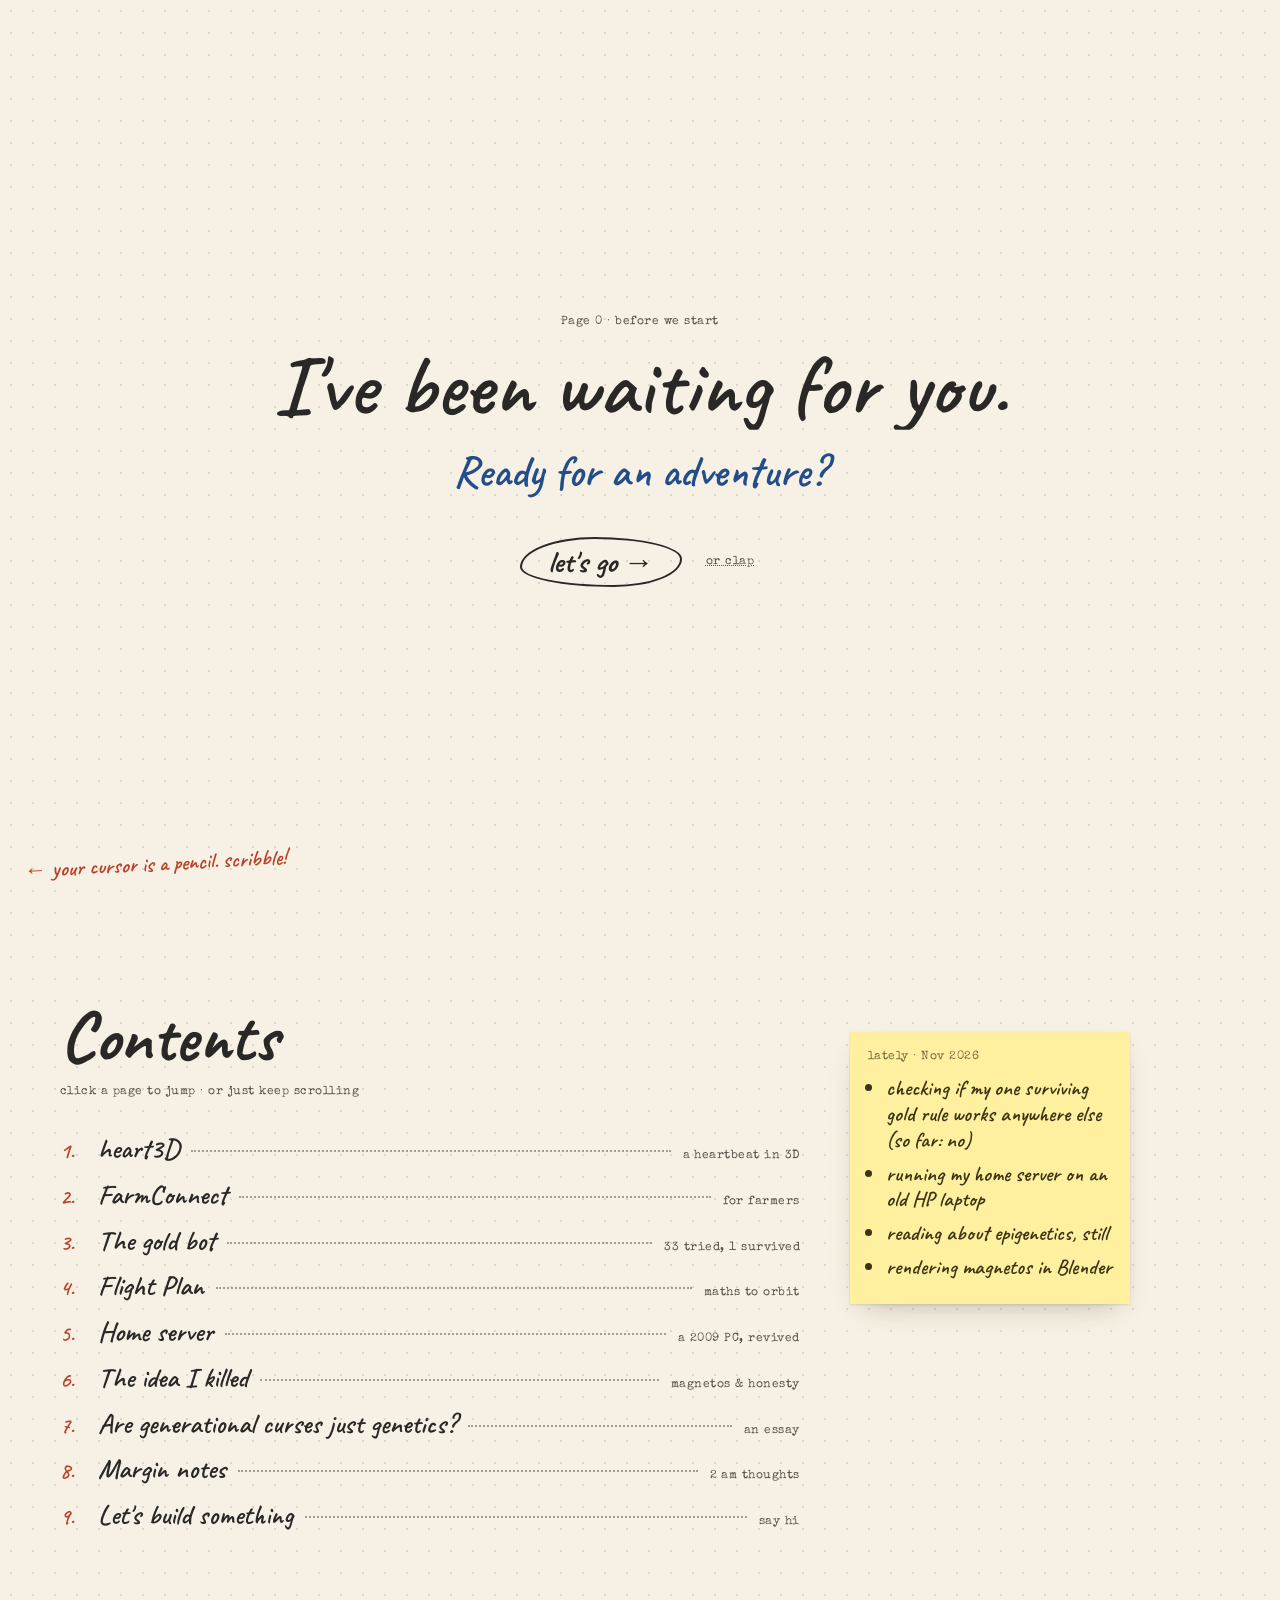
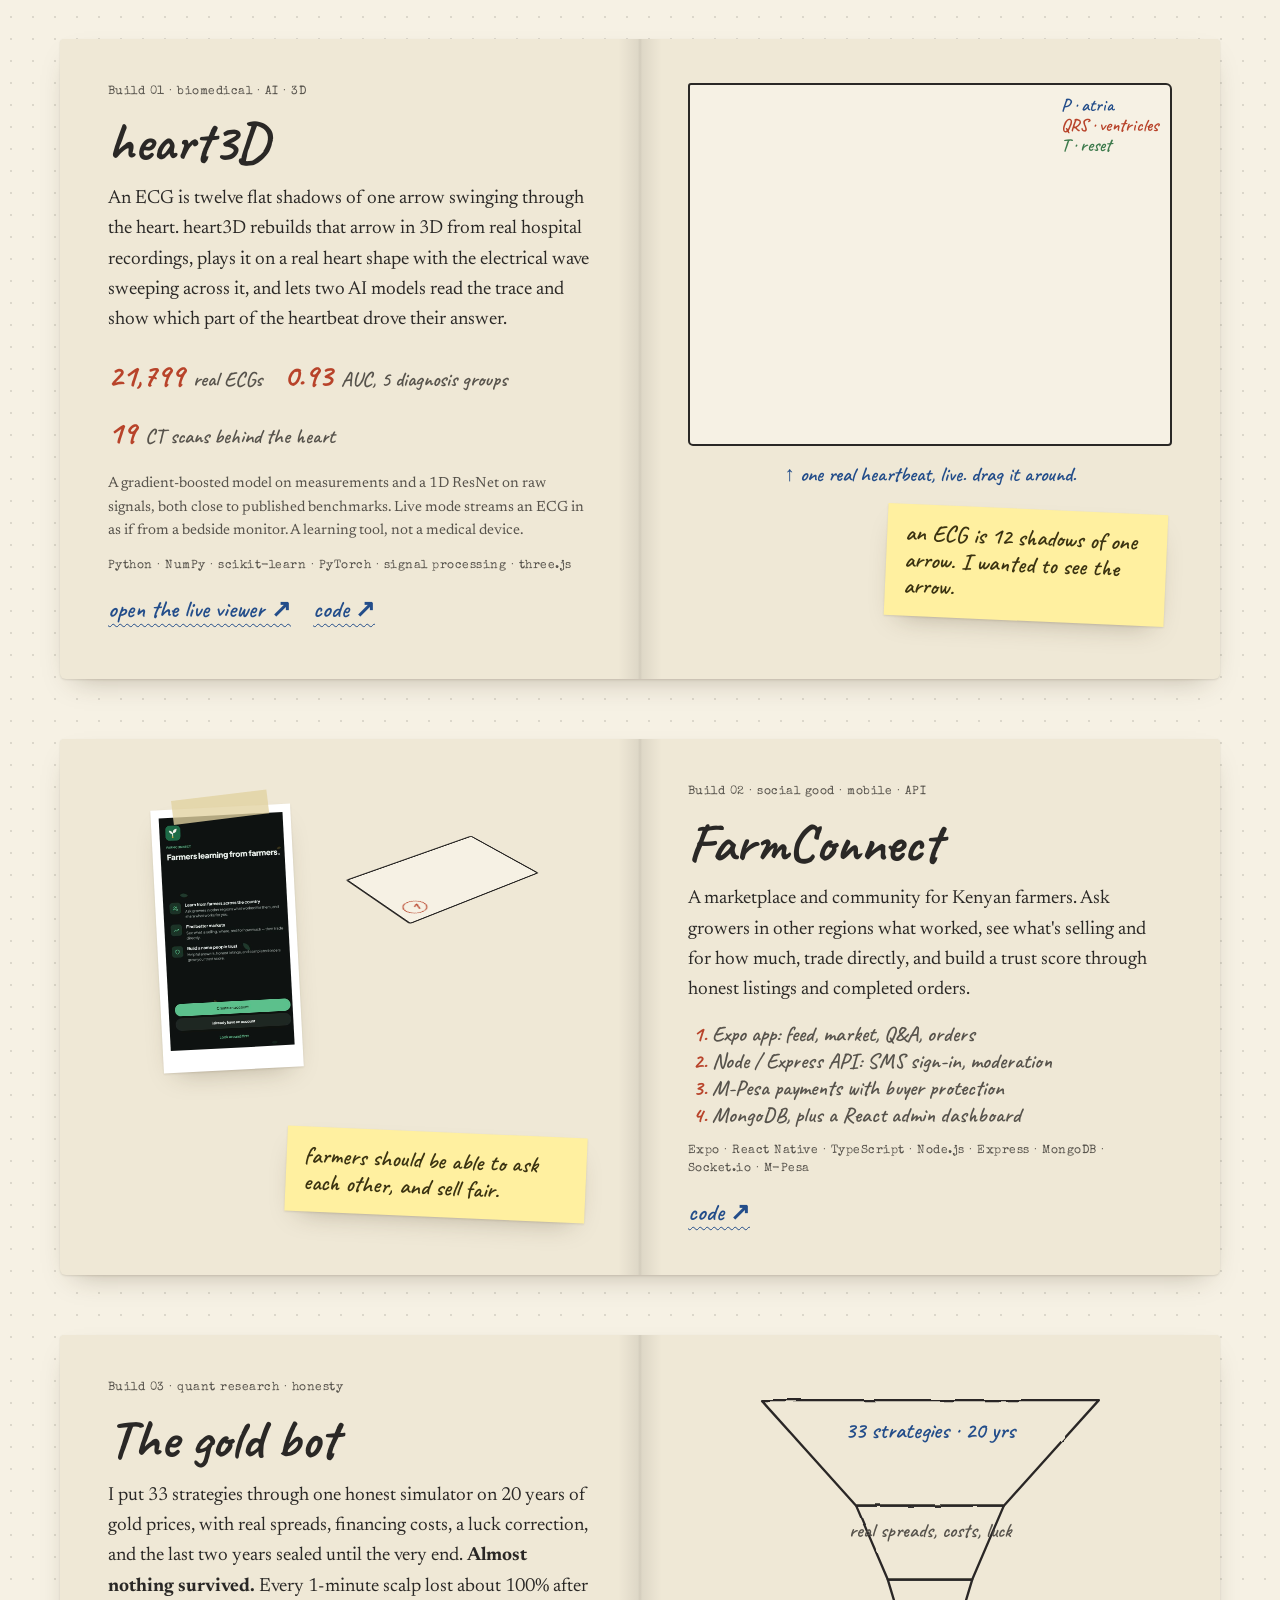
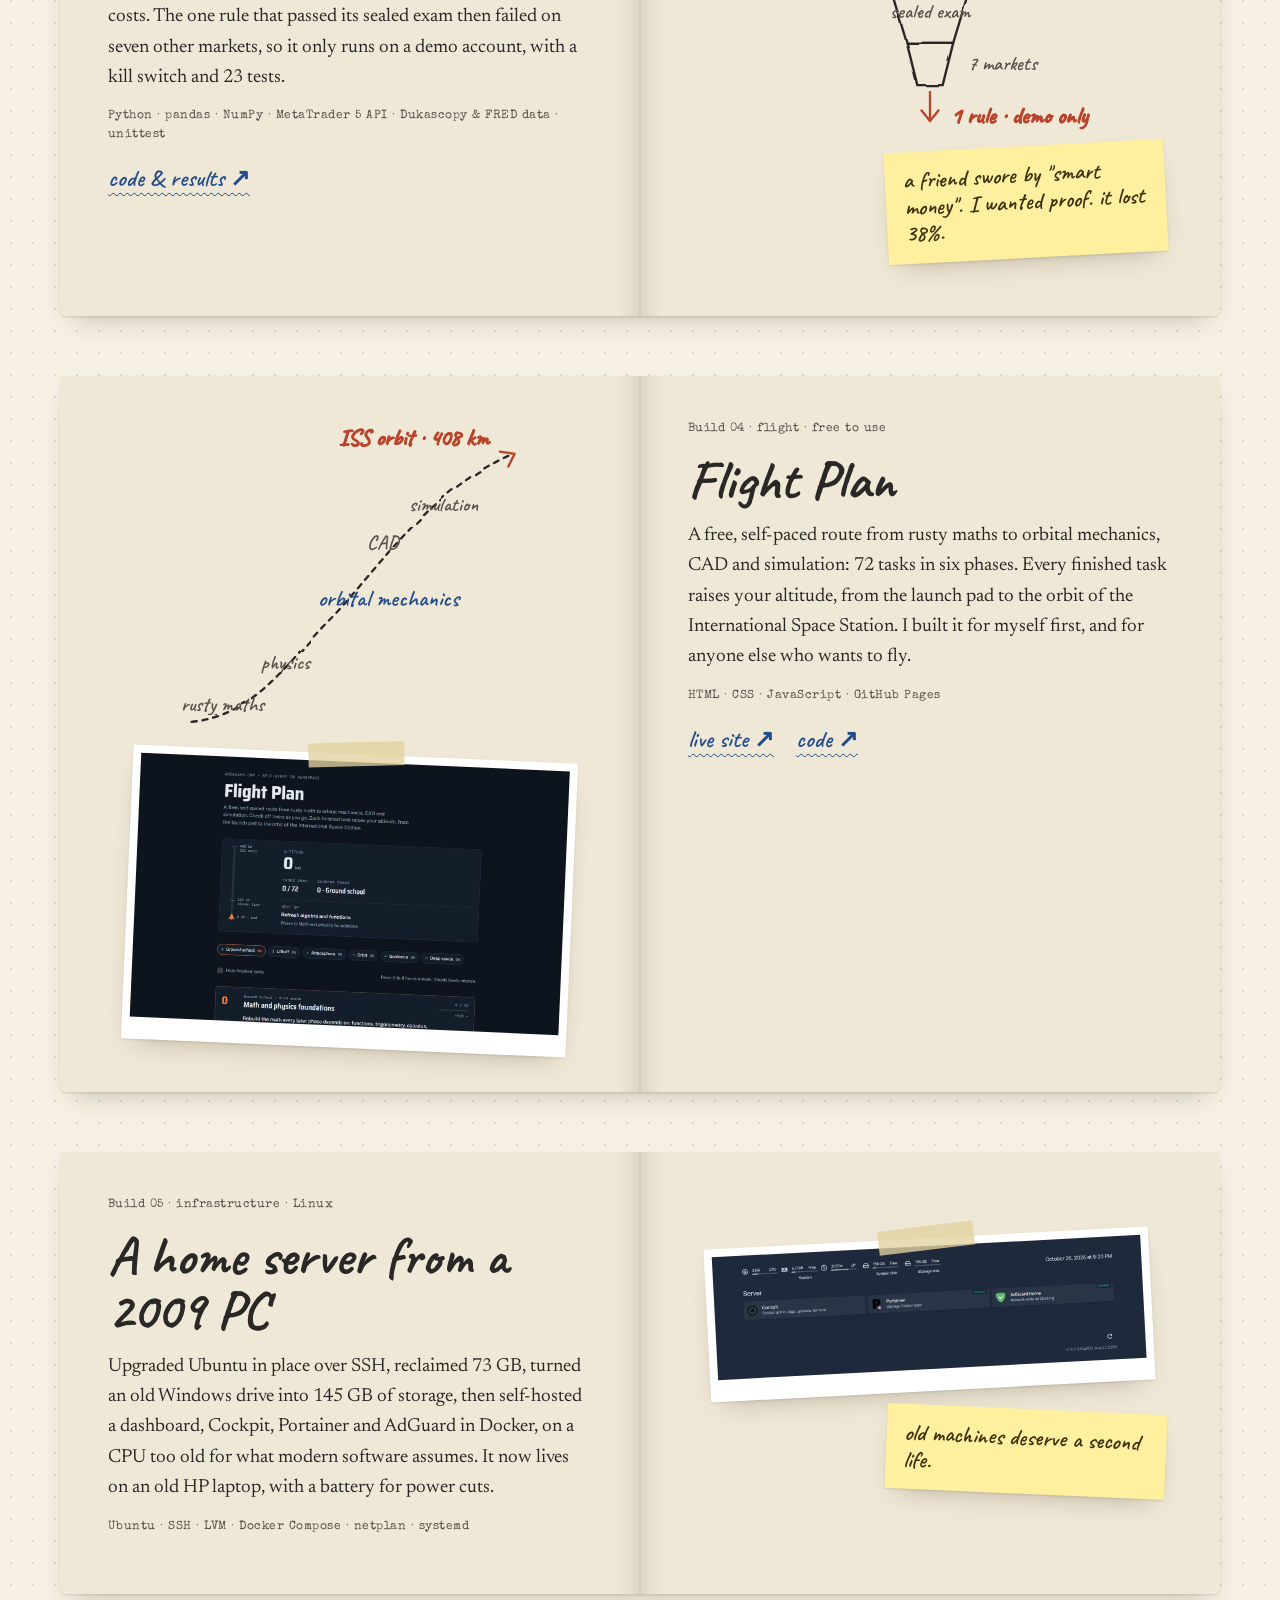
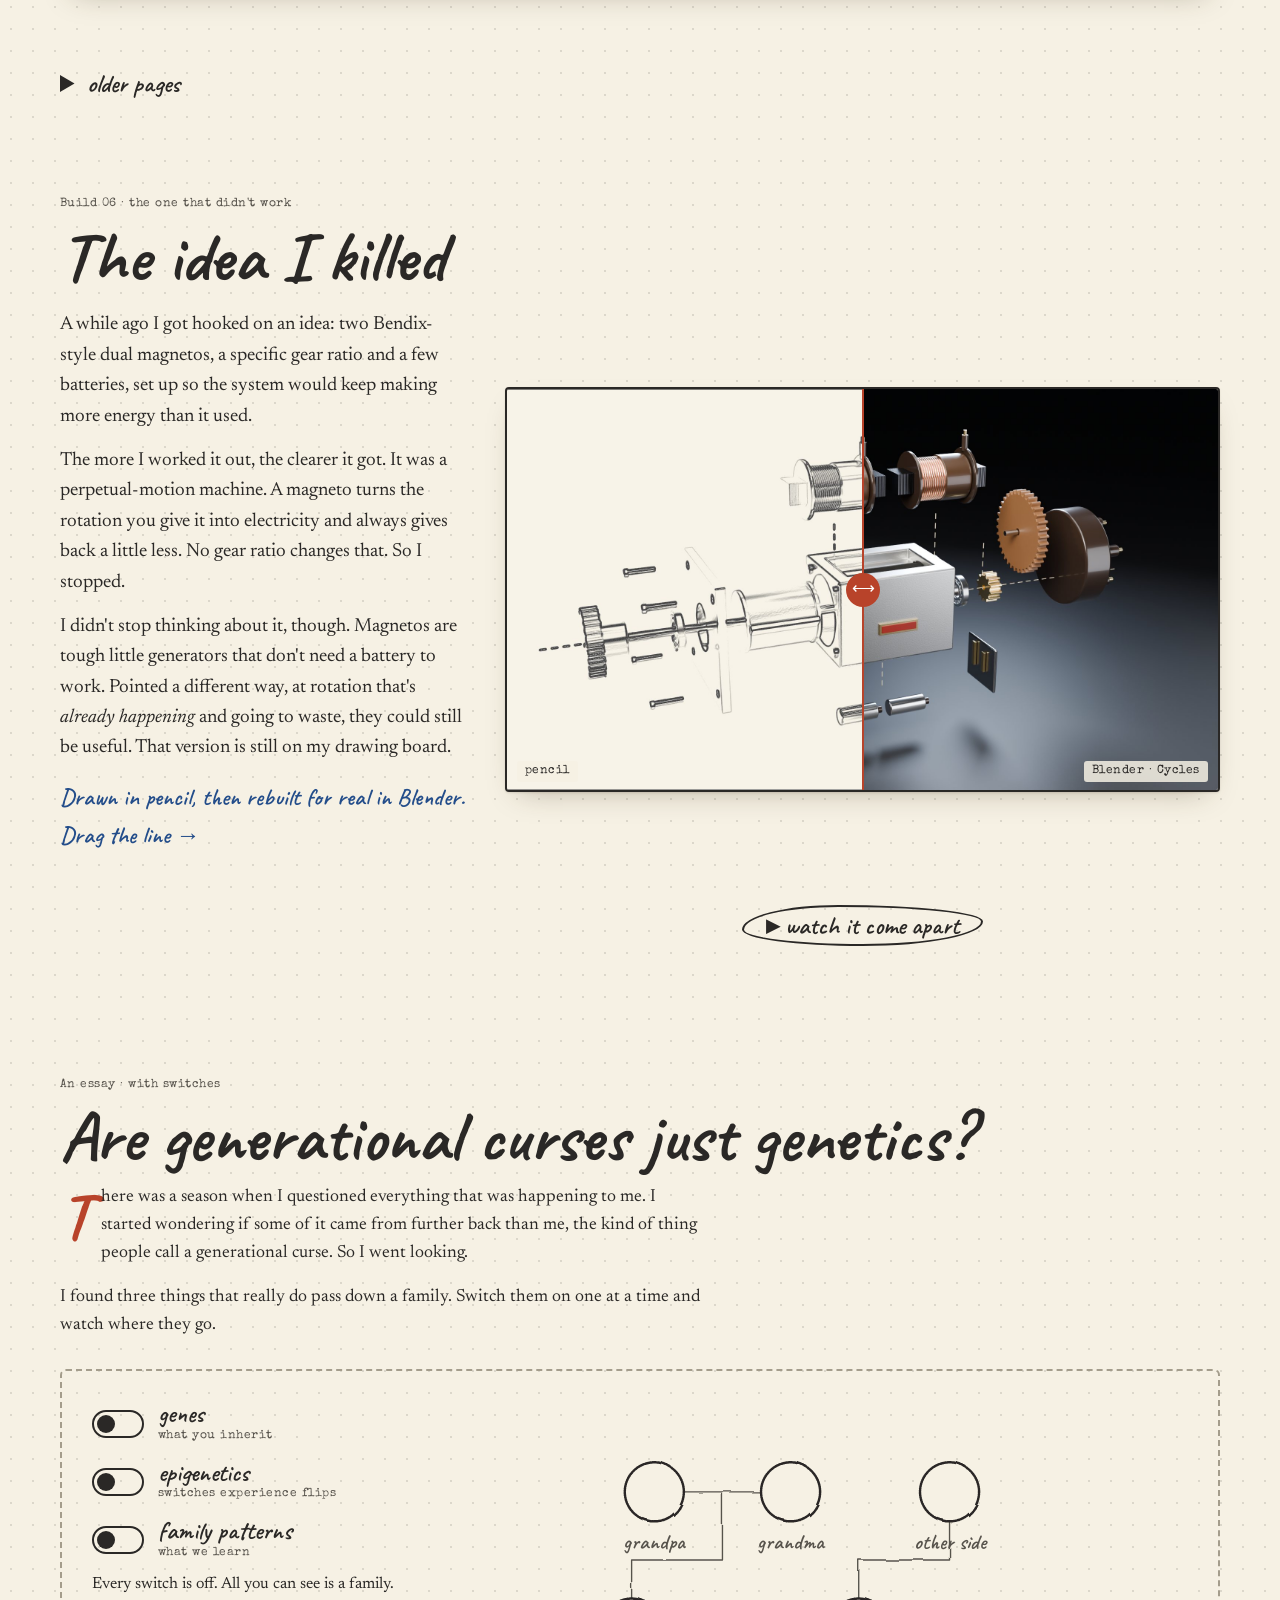
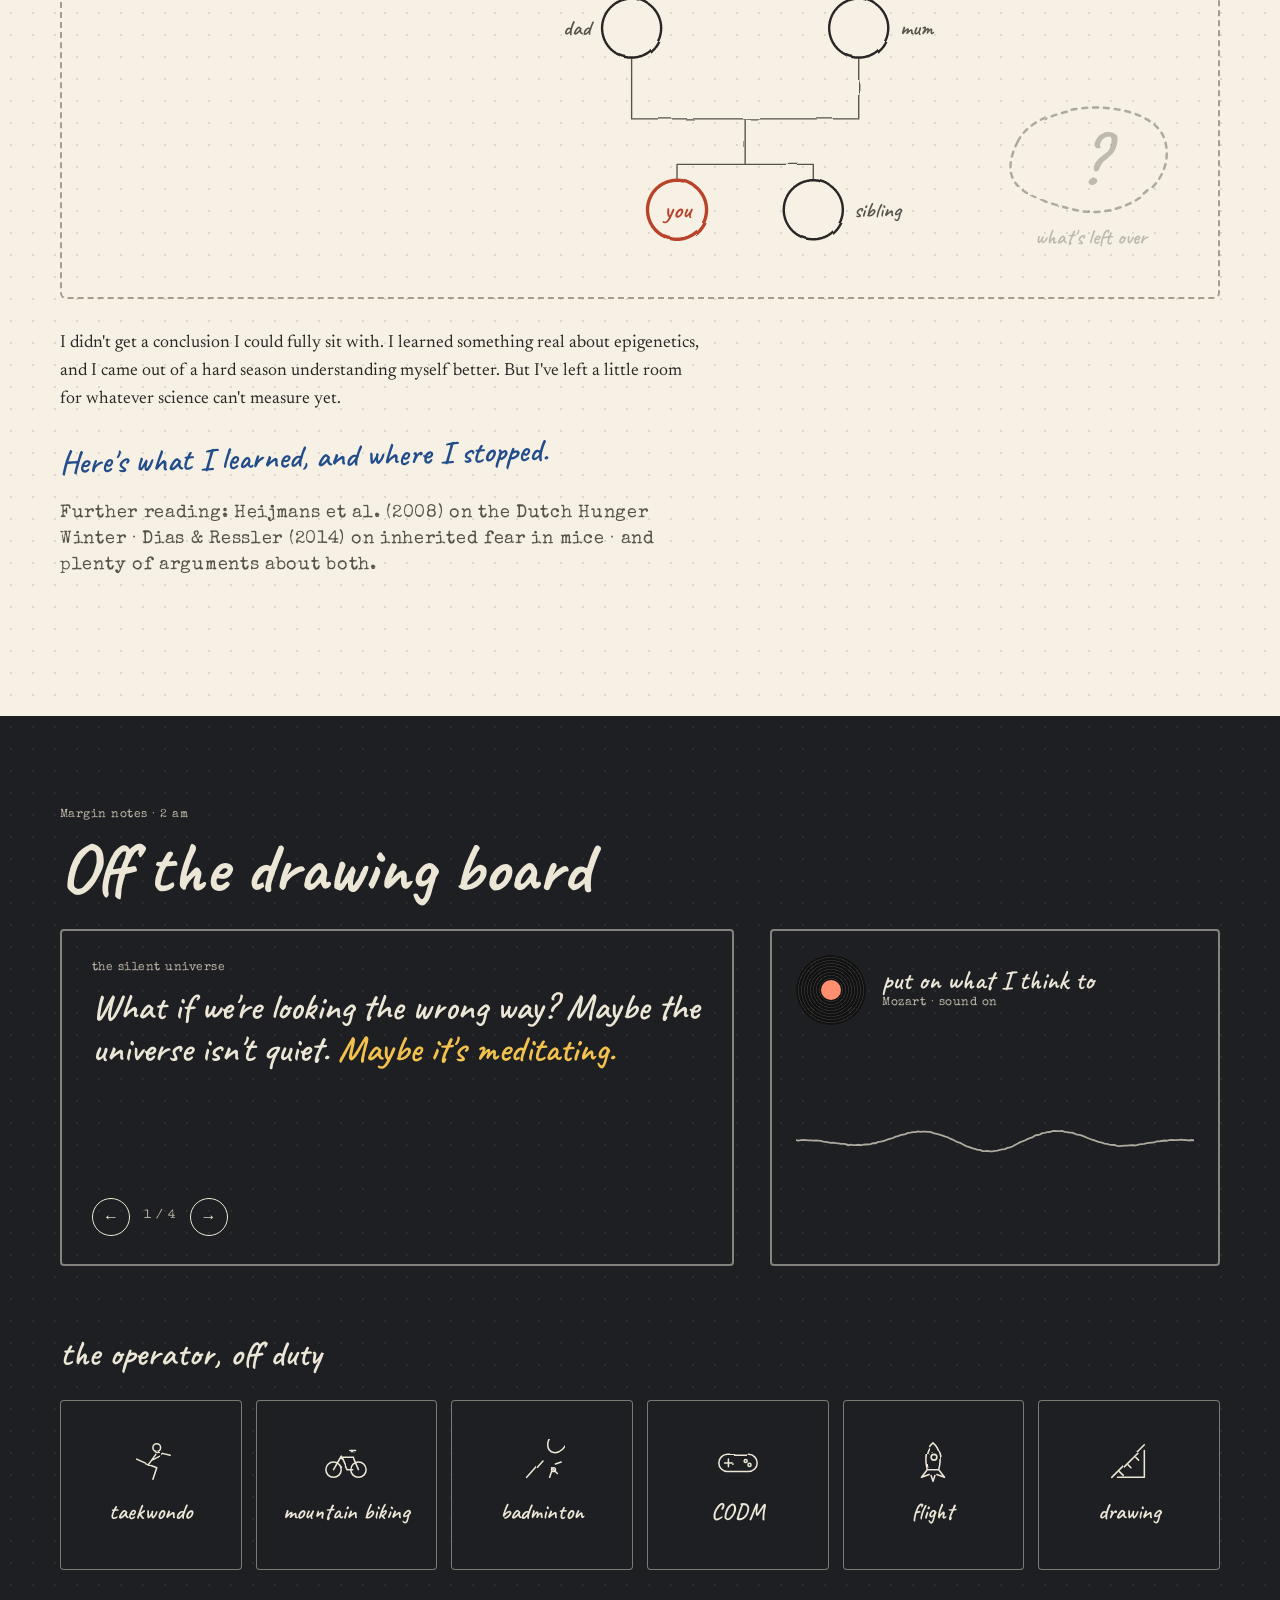
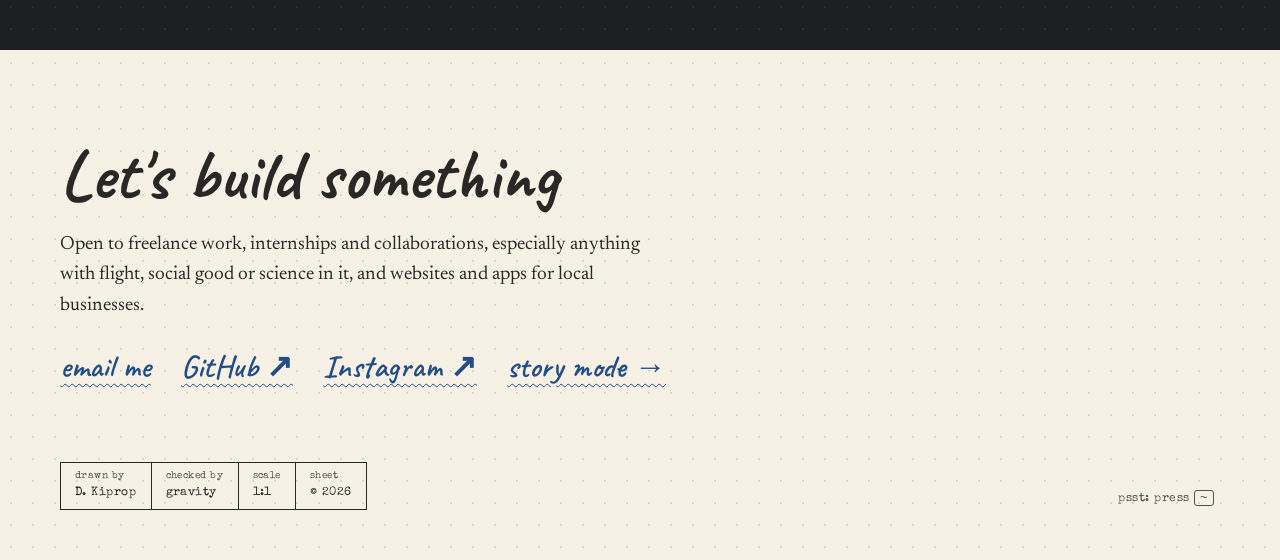
<file: index.html>
<!DOCTYPE html>
<html lang="en">
<head>
  <meta charset="UTF-8">
  <meta name="viewport" content="width=device-width, initial-scale=1">
  <title>Deogracious Kiprop · Sketchbook</title>
  <meta name="description" content="The sketchbook of Deogracious Kiprop, a CS student in Nairobi who draws things before building them: a 3D heart from hospital ECGs, a marketplace for Kenyan farmers, an honestly tested trading bot, a route to orbit, an idea that got killed, and a question about generational curses.">
  <link rel="canonical" href="https://deogracious.ardesams.com/">
  <meta property="og:type" content="website">
  <meta property="og:url" content="https://deogracious.ardesams.com/">
  <meta property="og:title" content="Deogracious Kiprop · Sketchbook">
  <meta property="og:description" content="I sketch it in the air, take it apart in my head, then build it for real.">
  <meta property="og:image" content="https://deogracious.ardesams.com/img/magneto-sketch.jpg">
  <meta name="twitter:card" content="summary_large_image">
  <meta name="theme-color" content="#f6f1e4">
  <link rel="icon" href="data:image/svg+xml,<svg xmlns='http://www.w3.org/2000/svg' viewBox='0 0 64 64'><rect width='64' height='64' rx='10' fill='%23f6f1e4'/><path d='M32 7c9 8 11 21 8 33H24c-3-12-1-25 8-33zM24 40l-8 11 10-4M40 40l8 11-10-4' fill='none' stroke='%232a2826' stroke-width='3' stroke-linejoin='round' stroke-linecap='round'/><path d='M28 50l4 8 4-8' fill='none' stroke='%23b8432a' stroke-width='3' stroke-linecap='round'/></svg>">
  <script>
    try { var t = localStorage.getItem("page"); if (t) document.documentElement.dataset.page = t; } catch (e) {}
    document.documentElement.classList.add("js");
  </script>
  <link rel="preconnect" href="https://fonts.googleapis.com">
  <link rel="preconnect" href="https://fonts.gstatic.com" crossorigin>
  <link href="https://fonts.googleapis.com/css2?family=Caveat:wght@500;700&family=Newsreader:ital,opsz,wght@0,6..72,400;0,6..72,500;1,6..72,400&family=Special+Elite&display=swap" rel="stylesheet">
  <link rel="stylesheet" href="style.css">
</head>
<body>
  <a class="skip" href="#contents">Skip to contents</a>

  <!-- The pencil: a wobble filter for anything hand-drawn -->
  <svg width="0" height="0" style="position:absolute" aria-hidden="true">
    <filter id="pencil"><feTurbulence type="fractalNoise" baseFrequency="0.035" numOctaves="2" seed="4"/><feDisplacementMap in="SourceGraphic" scale="2.4"/></filter>
  </svg>
  <canvas id="graphite" aria-hidden="true"></canvas>

  <!-- PAGE 0: the welcome -->
  <div class="welcome" id="welcome" aria-hidden="true">
    <canvas id="scribble"></canvas>
    <div class="welcome-inner">
      <p class="type">Page 0 · before we start</p>
      <p class="hand big write" style="--d:.3s">I've been waiting for you.</p>
      <p class="hand mid ink write" style="--d:1.5s">Ready for an adventure?</p>
      <div class="welcome-go">
        <button type="button" class="go" id="go">let's go →</button>
        <button type="button" class="type clap" id="clap">or clap</button>
      </div>
    </div>
    <p class="hand note-arrow">← your cursor is a pencil. scribble!</p>
  </div>

  <header class="top">
    <div class="wrap top-inner">
      <a class="brand hand" href="#top">Deo's sketchbook</a>
      <nav aria-label="Main">
        <a href="#contents">contents</a>
        <a href="#builds">builds</a>
        <a href="#curses">essay</a>
        <a href="#contact">say hi</a>
      </nav>
      <button class="lamp" type="button" aria-label="Switch between day page and night page">
        <svg viewBox="0 0 24 24" aria-hidden="true"><path d="M9 18h6M10 21h4M12 3a6 6 0 0 0-4 10.5c.8.8 1 1.5 1 2.5h6c0-1 .2-1.7 1-2.5A6 6 0 0 0 12 3z"/></svg>
        <span class="type">night page</span>
      </button>
    </div>
  </header>

  <main id="top">
    <!-- PAGE 1: Fig. 1 -->
    <section class="hero wrap" aria-labelledby="hero-title">
      <div class="hero-copy">
        <p class="type">Fig. 1 · Exploded view of D. Kiprop · Nairobi, Kenya</p>
        <h1 class="hand" id="hero-title">Deogracious Kiprop</h1>
        <p class="statement">I sketch it in the air, take it apart in my head, <em>then build it for real.</em></p>
        <p class="lede">I study computer science at the University of Nairobi, but I think in drawings. I build things for problems that matter (hearts, farms, money, flight), I test my ideas honestly, and sometimes I keep thinking long after the code is done.</p>
        <p class="hand aside ink">CS @ UoN · aiming for orbit ↗</p>
      </div>

      <figure class="rocket" id="rocket" aria-label="A pencil drawing of a rocket in exploded view. Each part is labelled with one side of me.">
        <svg viewBox="-50 0 490 660" class="drawn">
          <path class="axis" pathLength="1" d="M190 0V660"/>
          <g class="part" style="--off:-78">
            <path pathLength="1" d="M190 74c26 22 34 66 30 112h-60c-4-46 4-90 30-112z"/>
            <path pathLength="1" class="hatch" d="M170 160l14-30M176 176l20-42M192 182l18-38"/>
            <g class="label"><path pathLength="1" class="lead" d="M222 128c30-6 54-8 84-6"/><text x="312" y="118">A · ambition</text><text x="312" y="140" class="sub">always aimed up</text></g>
          </g>
          <g class="part" style="--off:-44">
            <path pathLength="1" d="M160 188h60v62h-60z"/>
            <path pathLength="1" d="M176 206h28v26h-28z"/>
            <g class="label"><path pathLength="1" class="lead" d="M222 218h84"/><text x="312" y="212">B · social good</text><text x="312" y="234" class="sub">what it's all for</text></g>
          </g>
          <g class="part" style="--off:-14">
            <path pathLength="1" d="M160 252h60v40h-60z"/>
            <path pathLength="1" class="hatch" d="M168 262h12v8h-12zM186 270h14v10h-14zM204 260h8v14h-8z"/>
            <g class="label"><path pathLength="1" class="lead" d="M158 272c-30 0-56 2-80 6"/><text x="72" y="268" text-anchor="end">C · computer</text><text x="72" y="290" text-anchor="end">science</text></g>
          </g>
          <g class="part" style="--off:16">
            <path pathLength="1" d="M160 294h60v140h-60z"/>
            <path pathLength="1" class="thin" d="M160 330h60M160 366h60M160 402h60"/>
            <g class="label"><path pathLength="1" class="lead" d="M222 352h84"/><text x="312" y="340">D · fuel</text><text x="312" y="362" class="sub">music, poetry,</text><text x="312" y="382" class="sub">deep philosophy</text></g>
          </g>
          <g class="part" style="--off:48">
            <path pathLength="1" d="M160 380l-40 70 40-14zM220 380l40 70-40-14z"/>
            <g class="label"><path pathLength="1" class="lead" d="M262 440c20 4 32 6 44 6"/><text x="312" y="440">E · black belt</text><text x="312" y="462" class="sub">stability</text></g>
          </g>
          <g class="part" style="--off:82">
            <path pathLength="1" class="red" d="M172 436h36l-6 14 14 34h-52l14-34z"/>
            <g class="flame"><path pathLength="1" class="red" d="M172 488c4 30 12 50 18 74 6-24 14-44 18-74"/><path pathLength="1" class="red thin" d="M182 492c2 18 5 30 8 44 3-14 6-26 8-44"/></g>
            <g class="label"><path pathLength="1" class="lead" d="M166 470c-30 6-56 12-84 24"/><text x="76" y="494" text-anchor="end">F · builder</text><text x="76" y="516" text-anchor="end" class="sub">I make the thing</text></g>
          </g>
        </svg>
        <figcaption class="type">scroll and it comes together · then it flies</figcaption>
      </figure>
    </section>

    <!-- PAGE 2: contents -->
    <section id="contents" class="wrap page contents" aria-labelledby="contents-title">
      <h2 class="hand" id="contents-title">Contents</h2>
      <p class="type">click a page to jump · or just keep scrolling</p>
      <ol class="toc">
        <li><a href="#heart3d"><span class="hand">heart3D</span><i></i><span class="type">a heartbeat in 3D</span></a></li>
        <li><a href="#farm"><span class="hand">FarmConnect</span><i></i><span class="type">for farmers</span></a></li>
        <li><a href="#gold"><span class="hand">The gold bot</span><i></i><span class="type">33 tried, 1 survived</span></a></li>
        <li><a href="#flight"><span class="hand">Flight Plan</span><i></i><span class="type">maths to orbit</span></a></li>
        <li><a href="#server"><span class="hand">Home server</span><i></i><span class="type">a 2009 PC, revived</span></a></li>
        <li><a href="#killed"><span class="hand">The idea I killed</span><i></i><span class="type">magnetos &amp; honesty</span></a></li>
        <li><a href="#curses"><span class="hand">Are generational curses just genetics?</span><i></i><span class="type">an essay</span></a></li>
        <li><a href="#deep"><span class="hand">Margin notes</span><i></i><span class="type">2 am thoughts</span></a></li>
        <li><a href="#contact"><span class="hand">Let's build something</span><i></i><span class="type">say hi</span></a></li>
      </ol>
      <aside class="sticky now" aria-labelledby="now-title">
        <p class="type" id="now-title">lately · Nov 2026</p>
        <ul class="hand">
          <li>checking if my one surviving gold rule works anywhere else (so far: no)</li>
          <li>running my home server on an old HP laptop</li>
          <li>reading about epigenetics, still</li>
          <li>rendering magnetos in Blender</li>
        </ul>
      </aside>
    </section>

    <!-- BUILDS -->
    <div id="builds">
      <!-- heart3D -->
      <article class="spread reveal" id="heart3d" aria-labelledby="p-heart3d">
        <div class="leaf">
          <p class="type">Build 01 · biomedical · AI · 3D</p>
          <h3 class="hand" id="p-heart3d">heart3D</h3>
          <p>An ECG is twelve flat shadows of one arrow swinging through the heart. heart3D rebuilds that arrow in 3D from real hospital recordings, plays it on a real heart shape with the electrical wave sweeping across it, and lets two AI models read the trace and show which part of the heartbeat drove their answer.</p>
          <ul class="facts hand">
            <li><b>21,799</b> real ECGs</li>
            <li><b>0.93</b> AUC, 5 diagnosis groups</li>
            <li><b>19</b> CT scans behind the heart</li>
          </ul>
          <p class="small">A gradient-boosted model on measurements and a 1D ResNet on raw signals, both close to published benchmarks. Live mode streams an ECG in as if from a bedside monitor. A learning tool, not a medical device.</p>
          <p class="stack type">Python · NumPy · scikit-learn · PyTorch · signal processing · three.js</p>
          <p class="links hand"><a href="https://heart3d.ardesams.com" target="_blank" rel="noopener">open the live viewer ↗</a> <a href="https://github.com/deograciousnot/heart3D" target="_blank" rel="noopener">code ↗</a></p>
        </div>
        <div class="leaf visual">
          <figure class="frame heart-view">
            <img class="fallback" src="img/heart3d-viewer.jpg" alt="The heart3D viewer: a 3D loop of the heart's electrical vector next to the 12 ECG leads" width="1234" height="860" loading="lazy">
            <canvas id="heart" hidden aria-label="One real heartbeat's electrical vector, turning in 3D. Drag to rotate it."></canvas>
            <figcaption class="legend hand" hidden><span class="p">P · atria</span><span class="qrs">QRS · ventricles</span><span class="t">T · reset</span></figcaption>
          </figure>
          <p class="hand caption">↑ one real heartbeat, live. drag it around.</p>
          <p class="sticky tilt-r hand">an ECG is 12 shadows of one arrow. I wanted to see the arrow.</p>
        </div>
      </article>

      <!-- FarmConnect -->
      <article class="spread flip reveal" id="farm" aria-labelledby="p-farm">
        <div class="leaf">
          <p class="type">Build 02 · social good · mobile · API</p>
          <h3 class="hand" id="p-farm">FarmConnect</h3>
          <p>A marketplace and community for Kenyan farmers. Ask growers in other regions what worked, see what's selling and for how much, trade directly, and build a trust score through honest listings and completed orders.</p>
          <ol class="parts hand">
            <li>Expo app: feed, market, Q&amp;A, orders</li>
            <li>Node / Express API: SMS sign-in, moderation</li>
            <li>M-Pesa payments with buyer protection</li>
            <li>MongoDB, plus a React admin dashboard</li>
          </ol>
          <p class="stack type">Expo · React Native · TypeScript · Node.js · Express · MongoDB · Socket.io · M-Pesa</p>
          <p class="links hand"><a href="https://github.com/deograciousnot/Farm" target="_blank" rel="noopener">code ↗</a></p>
        </div>
        <div class="leaf visual">
          <figure class="taped tilt-l phone"><img src="img/farm-mobile.jpg" alt="The FarmConnect app on a phone" width="480" height="900" loading="lazy"></figure>
          <div class="explode" tabindex="0" aria-label="Exploded sketch of FarmConnect's four layers">
            <ol class="layers">
              <li style="--i:0"><b>4</b></li><li style="--i:1"><b>3</b></li><li style="--i:2"><b>2</b></li><li style="--i:3"><b>1</b></li>
            </ol>
          </div>
          <p class="sticky tilt-r hand">farmers should be able to ask each other, and sell fair.</p>
        </div>
      </article>

      <!-- Gold bot -->
      <article class="spread reveal" id="gold" aria-labelledby="p-gold">
        <div class="leaf">
          <p class="type">Build 03 · quant research · honesty</p>
          <h3 class="hand" id="p-gold">The gold bot</h3>
          <p>I put 33 strategies through one honest simulator on 20 years of gold prices, with real spreads, financing costs, a luck correction, and the last two years sealed until the very end. <strong>Almost nothing survived.</strong> Every 1-minute scalp lost about 100% after costs. The one rule that passed its sealed exam then failed on seven other markets, so it only runs on a demo account, with a kill switch and 23 tests.</p>
          <p class="stack type">Python · pandas · NumPy · MetaTrader 5 API · Dukascopy &amp; FRED data · unittest</p>
          <p class="links hand"><a href="https://github.com/deograciousnot/gold-bot" target="_blank" rel="noopener">code &amp; results ↗</a></p>
        </div>
        <div class="leaf visual">
          <svg class="drawn funnel" viewBox="0 0 360 330" role="img" aria-label="A funnel: 33 strategies in, real costs, a sealed exam, 7 other markets, 1 demo-only rule out">
            <path pathLength="1" d="M20 20h320L250 120H110z"/><path pathLength="1" d="M110 120h140l-30 70h-80z"/><path pathLength="1" d="M140 190h80l-18 60h-44z"/><path pathLength="1" d="M158 250h44l-10 40h-24z"/>
            <path pathLength="1" class="red" d="M180 296v26M172 314l8 10 8-10"/>
            <text x="180" y="56" text-anchor="middle">33 strategies · 20 yrs</text>
            <text x="180" y="150" text-anchor="middle" class="sub">real spreads, costs, luck</text>
            <text x="180" y="226" text-anchor="middle" class="sub">sealed exam</text>
            <text x="216" y="276" class="sub">7 markets</text>
            <text x="200" y="326" class="red">1 rule · demo only</text>
          </svg>
          <p class="sticky tilt-l hand">a friend swore by "smart money". I wanted proof. it lost 38%.</p>
        </div>
      </article>

      <!-- Flight Plan -->
      <article class="spread flip reveal" id="flight" aria-labelledby="p-flight">
        <div class="leaf">
          <p class="type">Build 04 · flight · free to use</p>
          <h3 class="hand" id="p-flight">Flight Plan</h3>
          <p>A free, self-paced route from rusty maths to orbital mechanics, CAD and simulation: 72 tasks in six phases. Every finished task raises your altitude, from the launch pad to the orbit of the International Space Station. I built it for myself first, and for anyone else who wants to fly.</p>
          <p class="stack type">HTML · CSS · JavaScript · GitHub Pages</p>
          <p class="links hand"><a href="http://ardesams.com" target="_blank" rel="noopener">live site ↗</a> <a href="https://github.com/deograciousnot/flightplan" target="_blank" rel="noopener">code ↗</a></p>
        </div>
        <div class="leaf visual">
          <svg class="drawn climb" viewBox="0 0 360 300" role="img" aria-label="A dotted flight path climbing from rusty maths to ISS orbit">
            <path pathLength="1" class="thin" d="M10 290h340"/>
            <path pathLength="1" class="dash" d="M30 286C90 280 120 230 160 190S250 70 330 34"/>
            <path pathLength="1" class="red" d="M322 30l14 2-6 12"/>
            <text x="20" y="276" class="sub">rusty maths</text><text x="96" y="236" class="sub">physics</text><text x="150" y="176">orbital mechanics</text><text x="196" y="122" class="sub">CAD</text><text x="236" y="86" class="sub">simulation</text><text x="170" y="24" class="red">ISS orbit · 408 km</text>
          </svg>
          <figure class="taped tilt-r wide"><img src="img/flightplan.jpg" alt="The Flight Plan site" width="1400" height="860" loading="lazy"></figure>
        </div>
      </article>

      <!-- Home server -->
      <article class="spread reveal" id="server" aria-labelledby="p-server">
        <div class="leaf">
          <p class="type">Build 05 · infrastructure · Linux</p>
          <h3 class="hand" id="p-server">A home server from a 2009 PC</h3>
          <p>Upgraded Ubuntu in place over SSH, reclaimed 73 GB, turned an old Windows drive into 145 GB of storage, then self-hosted a dashboard, Cockpit, Portainer and AdGuard in Docker, on a CPU too old for what modern software assumes. It now lives on an old HP laptop, with a battery for power cuts.</p>
          <p class="stack type">Ubuntu · SSH · LVM · Docker Compose · netplan · systemd</p>
        </div>
        <div class="leaf visual">
          <figure class="taped tilt-l wide"><img src="img/homeserver.jpg" alt="The home server dashboard" width="1400" height="400" loading="lazy"></figure>
          <p class="sticky tilt-r hand">old machines deserve a second life.</p>
        </div>
      </article>

      <details class="earlier wrap reveal">
        <summary class="hand">older pages</summary>
        <ul>
          <li><strong>QR payment app</strong>: verified businesses generate QR codes and get paid through M-Pesa.</li>
          <li><strong>Inventory system</strong>: stock, profit and loss for an auto spare-parts shop and a barbershop.</li>
        </ul>
      </details>
    </div>

    <!-- THE IDEA I KILLED -->
    <section id="killed" class="wrap page killed reveal" aria-labelledby="killed-title">
      <p class="type">Build 06 · the one that didn't work</p>
      <h2 class="hand" id="killed-title">The idea I killed</h2>
      <div class="killed-grid">
        <div class="killed-text">
          <p>A while ago I got hooked on an idea: two Bendix-style dual magnetos, a specific gear ratio and a few batteries, set up so the system would keep making more energy than it used.</p>
          <p>The more I worked it out, the clearer it got. It was a perpetual-motion machine. A magneto turns the rotation you give it into electricity and always gives back a little less. No gear ratio changes that. So I stopped.</p>
          <p>I didn't stop thinking about it, though. Magnetos are tough little generators that don't need a battery to work. Pointed a different way, at rotation that's <em>already happening</em> and going to waste, they could still be useful. That version is still on my drawing board.</p>
          <p class="hand ink">Drawn in pencil, then rebuilt for real in Blender. Drag the line →</p>
        </div>
        <figure class="compare" id="compare" style="--x:50%">
          <img src="img/magneto-render.jpg" alt="A photorealistic exploded render of a dual magneto: copper coils, laminated cores, rotor, gears, bearings, distributor" width="1920" height="1080" loading="lazy">
          <div class="compare-sketch"><img src="img/magneto-sketch.jpg" alt="" width="1920" height="1080" loading="lazy"></div>
          <input type="range" min="0" max="100" value="50" aria-label="Wipe between the pencil sketch and the render" id="compare-range">
          <span class="compare-line" aria-hidden="true"></span>
          <figcaption class="type"><span>pencil</span><span>Blender · Cycles</span></figcaption>
        </figure>
        <div class="killed-video" id="killed-video" hidden>
          <button type="button" class="hand play-film" id="play-film">▸ watch it come apart</button>
          <video id="film" src="img/magneto-explode.mp4" preload="metadata" muted loop playsinline poster="img/magneto-render.jpg" hidden></video>
        </div>
      </div>
    </section>

    <!-- THE ESSAY -->
    <section id="curses" class="wrap page essay reveal" aria-labelledby="curses-title">
      <p class="type">An essay · with switches</p>
      <h2 class="hand" id="curses-title">Are generational curses just genetics?</h2>
      <div class="essay-intro">
        <p class="dropcap">There was a season when I questioned everything that was happening to me. I started wondering if some of it came from further back than me, the kind of thing people call a generational curse. So I went looking.</p>
        <p>I found three things that really do pass down a family. Switch them on one at a time and watch where they go.</p>
      </div>

      <div class="tree-box">
        <div class="switches" role="group" aria-label="What passes down">
          <button type="button" class="switch" data-k="genes" aria-pressed="false"><span class="knob"></span><span><b class="hand">genes</b><small class="type">what you inherit</small></span></button>
          <button type="button" class="switch" data-k="epi" aria-pressed="false"><span class="knob"></span><span><b class="hand">epigenetics</b><small class="type">switches experience flips</small></span></button>
          <button type="button" class="switch" data-k="pattern" aria-pressed="false"><span class="knob"></span><span><b class="hand">family patterns</b><small class="type">what we learn</small></span></button>
        </div>

        <svg class="drawn tree" id="tree" viewBox="0 0 620 410" role="img" aria-label="A three-generation family tree: grandparents, parents, you and a sibling, with genes, epigenetic marks and family patterns drawn on when switched on">
          <path pathLength="1" class="thin" d="M176 80h68M210 80v60H130v34M330 174v-34h80v-34M130 226v54h200v-54M230 280v40M170 320h120M170 320v14M290 320v14"/>
          <g class="node" transform="translate(150 80)"><circle r="26"/><text y="50" text-anchor="middle" class="sub">grandpa</text></g>
          <g class="node" transform="translate(270 80)"><circle r="26"/><text y="50" text-anchor="middle" class="sub">grandma</text></g>
          <g class="node" transform="translate(410 80)"><circle r="26"/><text y="50" text-anchor="middle" class="sub">other side</text></g>
          <g class="node" transform="translate(130 200)"><circle r="26"/><text x="-36" y="6" text-anchor="end" class="sub">dad</text></g>
          <g class="node" transform="translate(330 200)"><circle r="26"/><text x="36" y="6" class="sub">mum</text></g>
          <g class="node you" transform="translate(170 360)"><circle r="26"/><text y="7" text-anchor="middle">you</text></g>
          <g class="node" transform="translate(290 360)"><circle r="26"/><text x="36" y="6" class="sub">sibling</text></g>

          <g class="layer layer-genes">
            <path pathLength="1" class="blue" d="M140 70l20 20M160 70l-20 20"/>
            <path pathLength="1" class="blue" d="M120 190l20 20M140 190l-20 20"/>
            <path pathLength="1" class="blue dash" d="M160 350l20 20M180 350l-20 20"/>
            <text x="214" y="404" class="blue sub">50/50: odds, not fate</text>
          </g>
          <g class="layer layer-epi">
            <path pathLength="1" class="red" d="M262 6l-10 20h14l-10 20"/>
            <text x="284" y="26" class="red sub">hard times</text>
            <path pathLength="1" class="red" d="M250 64l-8-6M290 64l8-6M258 104l-6 8M282 104l6 8"/>
            <path pathLength="1" class="red faint" d="M110 182l-8-6M150 182l8-6"/>
            <path pathLength="1" class="red fainter" d="M150 342l-6-6"/>
            <text x="372" y="250" class="red sub">mostly wiped clean</text>
            <text x="372" y="270" class="red sub">each generation</text>
          </g>
          <g class="layer layer-pattern">
            <path pathLength="1" class="green" d="M136 228c-4 46 6 76 22 100M150 320l8 10 4-12"/>
            <path pathLength="1" class="green" d="M318 226c-30 60-80 90-112 112M212 328l-8 12 12-2"/>
            <path pathLength="1" class="green" d="M196 350c30-18 50-18 70 0"/>
            <text x="0" y="384" class="green sub">how conflict is</text>
            <text x="0" y="402" class="green sub">handled, what we fear</text>
          </g>
          <g class="leftover">
            <path pathLength="1" class="dash" d="M470 300c20-40 120-40 130 0s-40 70-80 60-70-20-50-60z"/>
            <text x="535" y="338" text-anchor="middle" class="big">?</text>
            <text x="535" y="390" text-anchor="middle" class="sub">what's left over</text>
          </g>
        </svg>

        <div class="readout" aria-live="polite">
          <p data-k="none">Every switch is off. All you can see is a family.</p>
          <p data-k="genes" hidden><b class="hand blue">Genes.</b> You get a random half of each parent's DNA. A variant can raise the <em>odds</em> of something, like anxiety or addiction, but it's a coin flip at every generation, and odds aren't fate.</p>
          <p data-k="epi" hidden><b class="hand red">Epigenetics.</b> Experience can flip chemical switches on genes (like DNA methylation) without changing the DNA itself. Most are wiped clean between generations. People conceived during the Dutch Hunger Winter still carried marks of it decades later. In mice, some marks seem to reach the grandchildren. In humans, whether they go that far is still debated.</p>
          <p data-k="pattern" hidden><b class="hand green">Family patterns.</b> How a family handles conflict, money, fear and love gets learned, not inherited. Of the three, this passes down most reliably, and it's also the one you can most change.</p>
          <p data-k="all" hidden><b class="hand">All three on.</b> Together they explained more than I expected. They didn't explain everything.</p>
        </div>
      </div>

      <div class="essay-end">
        <p>I didn't get a conclusion I could fully sit with. I learned something real about epigenetics, and I came out of a hard season understanding myself better. But I've left a little room for whatever science can't measure yet.</p>
        <p class="hand ink big-note">Here's what I learned, and where I stopped.</p>
        <p class="sources type">Further reading: Heijmans et al. (2008) on the Dutch Hunger Winter · Dias &amp; Ressler (2014) on inherited fear in mice · and plenty of arguments about both.</p>
      </div>
    </section>

    <!-- MARGIN NOTES: the night page -->
    <section id="deep" class="deep" aria-labelledby="deep-title">
      <div class="wrap">
        <p class="type">Margin notes · 2 am</p>
        <h2 class="hand" id="deep-title">Off the drawing board</h2>
        <div class="deep-grid reveal">
          <div class="notebook" aria-roledescription="notebook" aria-label="Notes from the deep end">
            <div class="pages">
              <article class="page"><h3 class="type">the silent universe</h3><p class="hand">What if we're looking the wrong way? Maybe the universe isn't quiet. <span class="glow">Maybe it's meditating.</span></p></article>
              <article class="page"><h3 class="type">the inner loop</h3><p class="hand">Each thought loop is a spiral staircase. Exhausting when you're stuck, enlightening when you gain height. Sometimes you don't break the loop. <span class="glow">You learn to walk it.</span></p></article>
              <article class="page"><h3 class="type">the Voynich manuscript</h3><p class="hand">Maybe some language isn't meant to be cracked. <span class="glow">A riddle made for wonder, not understanding.</span></p></article>
              <article class="page"><h3 class="type">behaviour &amp; genes</h3><p class="hand">Could our choices be echoes of a long ancestral algorithm, <span class="glow">still running?</span></p></article>
            </div>
            <div class="page-nav">
              <button type="button" class="prev" aria-label="Previous note">←</button>
              <span class="page-count type" aria-live="polite">1 / 4</span>
              <button type="button" class="next" aria-label="Next note">→</button>
            </div>
          </div>
          <div class="record">
            <button type="button" class="play" id="play" aria-pressed="false">
              <span class="disc" aria-hidden="true"></span>
              <span><b class="hand">put on what I think to</b><small class="type">Mozart · sound on</small></span>
            </button>
            <canvas id="wave" aria-hidden="true"></canvas>
            <audio id="mozart" src="mozart.mp3" preload="none" loop></audio>
          </div>
        </div>

        <h3 class="hand op-title">the operator, off duty</h3>
        <ul class="interests reveal" aria-label="Interests">
          <li class="card"><button type="button" aria-label="Taekwondo: show more"><span class="front"><svg viewBox="0 0 48 48" aria-hidden="true"><circle cx="30" cy="9" r="4"/><path d="M28 15 20 26l10 4-4 12M20 26 9 21M24 21l12-6 8 2"/></svg><b class="hand">taekwondo</b></span><span class="back"><b class="hand">black belt</b>Discipline, footwork, and getting back up.</span></button></li>
          <li class="card"><button type="button" aria-label="Mountain biking: show more"><span class="front"><svg viewBox="0 0 48 48" aria-hidden="true"><circle cx="11" cy="32" r="8"/><circle cx="37" cy="32" r="8"/><path d="M11 32l8-14h12l6 14M19 18l6 14h6M28 12h6"/></svg><b class="hand">mountain biking</b></span><span class="back"><b class="hand">trails</b>Reading terrain a few metres ahead, at speed.</span></button></li>
          <li class="card"><button type="button" aria-label="Badminton: show more"><span class="front"><svg viewBox="0 0 48 48" aria-hidden="true"><path d="M30 6a9 12 35 1 1 0 .1zM24 22 8 40M34 30l6 6M38 26l6-2M34 34l-2 6"/><circle cx="36" cy="32" r="2"/></svg><b class="hand">badminton</b></span><span class="back"><b class="hand">reflexes</b>The shuttle doesn't wait for you to finish thinking.</span></button></li>
          <li class="card"><button type="button" aria-label="Call of Duty: Mobile: show more"><span class="front"><svg viewBox="0 0 48 48" aria-hidden="true"><rect x="4" y="16" width="40" height="18" rx="9"/><path d="M14 21v8M10 25h8"/><circle cx="32" cy="23" r="1.6"/><circle cx="36" cy="27" r="1.6"/></svg><b class="hand">CODM</b></span><span class="back"><b class="hand">strategy</b>Under pressure, with friends. More hours than I'll admit.</span></button></li>
          <li class="card"><button type="button" aria-label="Flight: show more"><span class="front"><svg viewBox="0 0 48 48" aria-hidden="true"><path d="M24 4c7 6 9 16 6 28H18C15 20 17 10 24 4zM18 32l-6 8 8-3M30 32l6 8-8-3M22 38l2 6 2-6"/><circle cx="24" cy="18" r="3"/></svg><b class="hand">flight</b></span><span class="back"><b class="hand">self-taught</b>From rusty maths towards orbital mechanics.</span></button></li>
          <li class="card"><button type="button" aria-label="Technical drawing: show more"><span class="front"><svg viewBox="0 0 48 48" aria-hidden="true"><path d="M6 40 40 6M12 40h28V12"/><path d="M30 18l4 4M22 26l4 4M14 34l4 4"/></svg><b class="hand">drawing</b></span><span class="back"><b class="hand">exploded views</b>I see things in pieces, floating, before I build them.</span></button></li>
        </ul>
      </div>
    </section>

    <!-- CONTACT -->
    <section id="contact" class="wrap page contact reveal" aria-labelledby="contact-title">
      <h2 class="hand" id="contact-title">Let's build something</h2>
      <p>Open to freelance work, internships and collaborations, especially anything with flight, social good or science in it, and websites and apps for local businesses.</p>
      <p class="links hand big-links">
        <a href="mailto:ardesamsco@gmail.com">email me</a>
        <a href="https://github.com/deograciousnot" target="_blank" rel="noopener">GitHub ↗</a>
        <a href="https://instagram.com/deograciousnot" target="_blank" rel="noopener">Instagram ↗</a>
        <a href="story.html">story mode →</a>
      </p>
    </section>
  </main>

  <footer class="wrap footer">
    <dl class="titleblock type">
      <div><dt>drawn by</dt><dd>D. Kiprop</dd></div>
      <div><dt>checked by</dt><dd>gravity</dd></div>
      <div><dt>scale</dt><dd>1:1</dd></div>
      <div><dt>sheet</dt><dd>© <span id="year">2026</span></dd></div>
    </dl>
    <button type="button" class="term-open type" aria-label="Open the typewriter">psst: press <kbd>~</kbd></button>
  </footer>

  <div class="terminal" id="terminal" role="dialog" aria-modal="true" aria-label="Typewriter" hidden>
    <div class="term-bar type"><span>typewriter · deo's sketchbook</span><button type="button" class="term-close" aria-label="Close">×</button></div>
    <div class="term-out type" id="term-out" aria-live="polite"></div>
    <form class="term-line type" id="term-form" autocomplete="off">
      <label for="term-in"><span class="prompt">&gt;</span></label>
      <input id="term-in" spellcheck="false" autocapitalize="off" aria-label="Command">
    </form>
  </div>

  <script src="script.js"></script>
</body>
</html>
</file>
<file: style.css>
/* Deogracious Kiprop · Sketchbook. Pencil on paper by day, chalk on slate by night. */
:root {
  --paper: #f6f1e4;
  --paper-2: #efe8d6;
  --ink: #2a2826;
  --graphite: #57534c;
  --faint: #a49d8c;
  --blue: #234d8a;
  --red: #b8432a;
  --green: #3d7a4c;
  --sticky: #fff0a0;
  --sticky-ink: #3b3311;
  --tape: rgba(226, 211, 160, 0.78);
  --dot: rgba(42, 40, 38, 0.13);
  --shadow: 0 1px 2px rgba(60, 45, 20, .12), 0 12px 28px -14px rgba(60, 45, 20, .35);
  /* names the live heart drawing reads */
  --muted: var(--graphite); --accent: var(--red); --wave-p: var(--blue); --wave-t: var(--green);
  --line-strong: var(--faint); --holo: var(--graphite);
  --hand: "Caveat", "Segoe Print", cursive;
  --serif: "Newsreader", Georgia, serif;
  --mono: "Special Elite", "Courier New", monospace;
  color-scheme: light;
}
:root[data-page="night"] {
  --paper: #1d1f22;
  --paper-2: #24272b;
  --ink: #ece6d6;
  --graphite: #bdb6a6;
  --faint: #6f6a60;
  --blue: #8fb4ff;
  --red: #ff8f6e;
  --green: #86d39a;
  --sticky: #4a4220;
  --sticky-ink: #f6e9b0;
  --tape: rgba(200, 190, 150, 0.35);
  --dot: rgba(236, 230, 214, 0.08);
  --shadow: 0 12px 28px -14px rgba(0, 0, 0, .8);
  color-scheme: dark;
}

*, *::before, *::after { box-sizing: border-box; }
[hidden] { display: none !important; }
html { scroll-behavior: smooth; }
body {
  margin: 0; color: var(--ink); background: var(--paper);
  background-image: radial-gradient(var(--dot) 1px, transparent 1.4px);
  background-size: 22px 22px;
  font: 19px/1.6 var(--serif);
  -webkit-font-smoothing: antialiased;
  overflow-x: hidden;
}
@media (pointer: fine) {
  body, button, a, input { cursor: url("data:image/svg+xml,%3Csvg xmlns='http://www.w3.org/2000/svg' width='32' height='32' viewBox='0 0 32 32'%3E%3Cpath d='M4 28l3-9L24 2l6 6-17 17z' fill='%23f2c14e' stroke='%232a2826' stroke-width='1.4' stroke-linejoin='round'/%3E%3Cpath d='M4 28l3-9 6 6z' fill='%23e9d9b4' stroke='%232a2826' stroke-width='1.4' stroke-linejoin='round'/%3E%3Cpath d='M4 28l1.3-3.8 2.5 2.5z' fill='%232a2826'/%3E%3Cpath d='M24 2l6 6-2 2-6-6z' fill='%23e58a8a' stroke='%232a2826' stroke-width='1.4'/%3E%3C/svg%3E") 3 29, auto; }
}
a { color: var(--blue); text-decoration-thickness: 1.5px; text-underline-offset: 4px; }
:focus-visible { outline: 2px dashed var(--red); outline-offset: 4px; }
img { max-width: 100%; height: auto; display: block; }
.wrap { width: min(1160px, 100% - 32px); margin-inline: auto; }
.skip { position: absolute; left: -999px; }
.skip:focus { left: 16px; top: 16px; z-index: 300; background: var(--ink); color: var(--paper); padding: 8px 12px; }

.hand { font-family: var(--hand); font-weight: 600; }
.type { font: 0.78rem/1.5 var(--mono); letter-spacing: 0.04em; color: var(--graphite); }
.ink { color: var(--blue); }
.red { color: var(--red); } .blue { color: var(--blue); } .green { color: var(--green); }
p.type { margin: 0 0 8px; }

/* ---------- graphite trail ---------- */
#graphite { position: fixed; inset: 0; width: 100vw; height: 100vh; pointer-events: none; z-index: 150; }

/* ---------- welcome ---------- */
.welcome { display: none; }
.js .welcome {
  display: grid; place-items: center; position: fixed; inset: 0; z-index: 200; background: var(--paper);
  background-image: radial-gradient(var(--dot) 1px, transparent 1.4px); background-size: 22px 22px;
  transform-origin: left center; transition: transform 1s cubic-bezier(.6, 0, .3, 1), opacity 1s;
}
.welcome.turn { transform: perspective(1800px) rotateY(-105deg); opacity: 0; pointer-events: none; }
#scribble { position: absolute; inset: 0; width: 100%; height: 100%; }
.welcome-inner { position: relative; text-align: center; padding: 24px; pointer-events: none; }
.welcome .big { font-size: clamp(2.8rem, 8vw, 5.4rem); line-height: 1; margin: 12px 0 6px; }
.welcome .mid { font-size: clamp(1.8rem, 4.5vw, 2.8rem); margin: 0 0 30px; }
.write { clip-path: inset(0 100% 0 0); animation: write 1.3s steps(28) var(--d, 0s) forwards; }
@keyframes write { to { clip-path: inset(0 0 0 0); } }
.welcome-go { display: flex; justify-content: center; align-items: center; gap: 18px; pointer-events: auto; opacity: 0; animation: fade .6s 2.7s forwards; }
@keyframes fade { to { opacity: 1; } }
.go {
  font: 700 1.9rem var(--hand); color: var(--ink); background: transparent; padding: 4px 26px;
  border: 2.5px solid var(--ink); border-radius: 46% 54% 42% 58% / 60% 44% 56% 40%;
  transition: transform .2s;
}
.go:hover { transform: rotate(-2deg) scale(1.05); }
.clap { background: none; border: 0; text-decoration: underline dotted; }
.clap.listening { color: var(--red); animation: blink 1s infinite; }
@keyframes blink { 50% { opacity: .35; } }
.note-arrow { position: absolute; left: 24px; bottom: 18px; margin: 0; font-size: 1.4rem; color: var(--red); transform: rotate(-3deg); }

/* ---------- top ---------- */
.top { position: sticky; top: 0; z-index: 60; background: color-mix(in srgb, var(--paper) 88%, transparent); backdrop-filter: blur(6px); }
.top-inner { display: flex; align-items: center; gap: 24px; height: 62px; border-bottom: 1.5px solid var(--ink); }
.brand { font-size: 1.7rem; color: var(--ink); text-decoration: none; margin-right: auto; }
.top nav { display: flex; gap: 20px; }
.top nav a { font: 600 1.35rem var(--hand); color: var(--graphite); text-decoration: none; }
.top nav a:hover { color: var(--ink); text-decoration: underline wavy var(--red) 1.5px; }
.lamp { display: flex; align-items: center; gap: 6px; background: none; border: 1.5px solid var(--ink); border-radius: 999px; padding: 4px 12px 4px 8px; color: var(--ink); }
.lamp svg { width: 20px; height: 20px; fill: none; stroke: currentColor; stroke-width: 1.6; stroke-linecap: round; }
:root[data-page="night"] .lamp svg { fill: #f2c14e; stroke: #f2c14e; }

/* ---------- drawn things: pencil strokes that draw themselves ---------- */
.drawn { overflow: visible; }
.drawn path, .drawn circle { fill: none; stroke: var(--ink); stroke-width: 2.2; stroke-linecap: round; stroke-linejoin: round; filter: url(#pencil); }
.drawn text { font: 600 22px var(--hand); fill: var(--blue); }
.drawn text.sub { font-size: 19px; fill: var(--graphite); }
.drawn text.big { font-size: 64px; fill: var(--graphite); }
.drawn .thin, .drawn .hatch { stroke-width: 1.2; stroke: var(--graphite); }
.drawn .lead { stroke: var(--blue); stroke-width: 1.4; }
.drawn .red { stroke: var(--red); } .drawn text.red { fill: var(--red); }
.drawn .blue { stroke: var(--blue); } .drawn text.blue { fill: var(--blue); }
.drawn .green { stroke: var(--green); } .drawn text.green { fill: var(--green); }
.drawn .axis { stroke: var(--faint); stroke-width: 1.2; }
.drawn .faint { opacity: .55; } .drawn .fainter { opacity: .25; }
.js .drawn path:not(.dash):not(.axis), .js .drawn circle { stroke-dasharray: 1; stroke-dashoffset: 1; transition: stroke-dashoffset 1.4s cubic-bezier(.4, 0, .2, 1) var(--dl, 0s); }
.js .drawn.is-drawn path:not(.dash):not(.axis), .js .drawn.is-drawn circle { stroke-dashoffset: 0; }
.drawn .dash { stroke-dasharray: 0.012 0.014; }
.drawn .axis { stroke-dasharray: 0.03 0.008 0.004 0.008; }
.js .drawn text, .js .drawn .dash, .js .drawn .axis { opacity: 0; transition: opacity .8s ease calc(var(--dl, 0s) + .6s); }
.js .drawn.is-drawn text, .js .drawn.is-drawn .dash, .js .drawn.is-drawn .axis { opacity: 1; }

/* ---------- hero ---------- */
.hero { display: grid; grid-template-columns: minmax(0, 1fr) minmax(0, 1fr); gap: 20px; align-items: center; min-height: calc(100vh - 62px); padding: 30px 0; }
.hero h1 { font-size: clamp(3.6rem, 8.5vw, 7rem); line-height: .92; margin: 6px 0 18px; font-weight: 700; }
.statement { font: 500 clamp(1.3rem, 2.2vw, 1.65rem)/1.4 var(--serif); margin: 0 0 16px; max-width: 28ch; }
.statement em { color: var(--red); font-style: italic; }
.lede { color: var(--graphite); max-width: 46ch; margin: 0 0 16px; }
.aside { font-size: 1.6rem; transform: rotate(-2deg); display: inline-block; margin: 0; }
.rocket { margin: 0; position: relative; --e: 1; --lab: 1; --lift: 0; --flame: 0; }
.rocket svg { width: 100%; max-height: calc(100vh - 140px); transform: translateY(calc(var(--lift) * -1px)); }
.rocket .part { transform: translateY(calc(var(--off) * var(--e) * 1px)); }
.rocket .label { opacity: var(--lab); }
.rocket .flame { opacity: var(--flame); }
.rocket figcaption { text-align: center; }

/* ---------- pages ---------- */
.page { padding: 90px 0 40px; position: relative; }
.page h2, .deep h2 { font-size: clamp(2.8rem, 6vw, 4.4rem); line-height: 1; margin: 0 0 10px; font-weight: 700; }
.contents { display: grid; grid-template-columns: minmax(0, 2fr) minmax(0, 1fr); gap: 0 50px; align-items: start; }
.contents h2, .contents > .type { grid-column: 1; }
.toc { grid-column: 1; list-style: none; margin: 18px 0 0; padding: 0; counter-reset: c; }
.toc li { counter-increment: c; }
.toc a { display: flex; align-items: baseline; gap: 12px; padding: 7px 0; color: var(--ink); text-decoration: none; }
.toc a::before { content: counter(c) "."; font: 600 1.4rem var(--hand); color: var(--red); width: 26px; }
.toc .hand { font-size: 1.75rem; line-height: 1.1; }
.toc i { flex: 1; border-bottom: 2px dotted var(--faint); transform: translateY(-6px); min-width: 20px; }
.toc a:hover .hand { color: var(--blue); }
.toc a:hover i { border-color: var(--blue); }
.now { grid-column: 2; grid-row: 1 / span 3; margin-top: 30px; }
.now ul { margin: 6px 0 0; padding-left: 18px; font-size: 1.35rem; line-height: 1.2; }
.now li { margin-bottom: 8px; }

.sticky {
  background: var(--sticky); color: var(--sticky-ink); padding: 16px 18px; box-shadow: var(--shadow);
  font-size: 1.45rem; line-height: 1.15; max-width: 280px;
}
.sticky .type { color: color-mix(in srgb, var(--sticky-ink) 70%, transparent); }
.tilt-l { transform: rotate(-3deg); } .tilt-r { transform: rotate(2.5deg); }

/* ---------- spreads: two pages of an open sketchbook ---------- */
.spread {
  position: relative; width: min(1160px, 100% - 32px); margin: 60px auto; display: grid; grid-template-columns: 1fr 1fr;
  background: var(--paper-2); box-shadow: var(--shadow); border-radius: 4px 4px 6px 6px;
}
.spread::after {   /* the gutter */
  content: ""; position: absolute; top: 0; bottom: 0; left: 50%; width: 44px; transform: translateX(-50%); pointer-events: none;
  background: linear-gradient(90deg, transparent, rgba(0, 0, 0, .07) 45%, rgba(0, 0, 0, .12) 50%, rgba(0, 0, 0, .07) 55%, transparent);
}
.leaf { padding: 44px 48px; position: relative; min-width: 0; }
.leaf h3 { font-size: clamp(2.4rem, 4.4vw, 3.4rem); line-height: 1; margin: 2px 0 14px; font-weight: 700; }
.leaf p { margin: 0 0 14px; }
.leaf .small { font-size: .92rem; color: var(--graphite); }
.stack { color: var(--graphite); }
.links { display: flex; flex-wrap: wrap; gap: 4px 22px; font-size: 1.5rem; margin: 6px 0 0 !important; }
.links a { text-decoration: underline wavy var(--blue) 1.2px; text-underline-offset: 6px; }
.facts { list-style: none; padding: 0; margin: 0 0 14px; display: flex; flex-wrap: wrap; gap: 6px 22px; font-size: 1.3rem; color: var(--graphite); }
.facts b { font-size: 2rem; color: var(--red); margin-right: 4px; }
.parts { margin: 0 0 14px; padding-left: 24px; font-size: 1.35rem; line-height: 1.25; color: var(--graphite); }
.parts li::marker { color: var(--red); font-weight: 700; }
.spread.flip .leaf:first-child { order: 2; }
.visual { display: flex; flex-direction: column; align-items: center; justify-content: center; gap: 18px; }
.visual .sticky { align-self: flex-end; margin-right: 6px; }
.caption { font-size: 1.3rem; color: var(--blue); margin: -6px 0 0 !important; }

.frame { margin: 0; width: 100%; border: 2px solid var(--ink); border-radius: 3px 6px 4px 5px; position: relative; background: var(--paper); }
.heart-view { aspect-ratio: 4 / 3; overflow: hidden; }
.heart-view img { width: 100%; height: 100%; object-fit: cover; }
.heart-view canvas { width: 100%; height: 100%; display: block; touch-action: pan-y; }
.legend { position: absolute; top: 10px; right: 12px; display: flex; flex-direction: column; font-size: 1.15rem; line-height: 1.1; }
.legend .p { color: var(--blue); } .legend .qrs { color: var(--red); } .legend .t { color: var(--green); }

.taped { position: relative; margin: 0; background: #fff; padding: 8px 8px 22px; box-shadow: var(--shadow); }
:root[data-page="night"] .taped { background: #e9e4d6; }
.taped::before { content: ""; position: absolute; top: -12px; left: 50%; width: 96px; height: 24px; margin-left: -48px; background: var(--tape); transform: rotate(-4deg); }
.taped.phone { width: 140px; }
.taped.wide { width: 92%; }
.visual:has(.phone) { flex-direction: row; flex-wrap: wrap; gap: 30px 46px; }
.visual:has(.phone) .sticky { flex-basis: 100%; max-width: 300px; margin-left: auto; }

/* FarmConnect: paper layers that pull apart */
.explode { perspective: 1000px; width: 200px; height: 300px; display: grid; place-items: end center; padding-bottom: 40px; outline: none; }
.layers { list-style: none; margin: 0; padding: 0; position: relative; width: 150px; height: 100px; transform: rotateX(58deg) rotateZ(-38deg); transform-style: preserve-3d; }
.layers li {
  position: absolute; inset: 0; border: 2px solid var(--ink); border-radius: 3px; background: var(--paper);
  transform: translateZ(calc(var(--i) * 10px)); transition: transform .9s cubic-bezier(.2, .8, .2, 1);
  display: flex; align-items: flex-end; padding: 8px;
}
.layers b { width: 22px; height: 22px; border-radius: 50%; border: 1.5px solid var(--red); color: var(--red); display: grid; place-items: center; font: 700 1rem var(--hand); }
.explode:hover .layers li, .explode:focus .layers li, .spread.open .layers li { transform: translateZ(calc(var(--i) * 46px)); }

.funnel, .climb { width: 100%; max-width: 380px; }

.earlier { padding: 10px 0 0; color: var(--graphite); }
.earlier summary { font-size: 1.6rem; color: var(--ink); }

/* ---------- the idea I killed ---------- */
.killed-grid { display: grid; grid-template-columns: minmax(0, 4fr) minmax(0, 7fr); gap: 36px; align-items: center; margin-top: 18px; }
.killed-text p { margin: 0 0 14px; }
.killed-text .hand { font-size: 1.5rem; }
.compare { position: relative; margin: 0; border: 2px solid var(--ink); border-radius: 4px; overflow: hidden; box-shadow: var(--shadow); --x: 50%; }
.compare > img { width: 100%; }
.compare-sketch { position: absolute; inset: 0; clip-path: inset(0 calc(100% - var(--x)) 0 0); }
.compare-sketch img { width: 100%; height: 100%; object-fit: cover; }
.compare input { position: absolute; inset: 0; width: 100%; height: 100%; opacity: 0; margin: 0; cursor: ew-resize; }
.compare-line { position: absolute; top: 0; bottom: 0; left: var(--x); width: 2px; background: var(--red); pointer-events: none; }
.compare-line::after { content: "⟷"; position: absolute; top: 50%; left: 50%; transform: translate(-50%, -50%); background: var(--red); color: #fff; width: 34px; height: 34px; border-radius: 50%; display: grid; place-items: center; font-size: 16px; }
.compare figcaption { position: absolute; left: 10px; right: 10px; bottom: 8px; display: flex; justify-content: space-between; pointer-events: none; }
.compare figcaption span { background: rgba(246, 241, 228, .85); color: #2a2826; padding: 1px 8px; border-radius: 3px; }
.killed-video { grid-column: 2; text-align: center; }
.play-film { font-size: 1.6rem; background: none; border: 2px solid var(--ink); color: var(--ink); border-radius: 40% 60% 50% 50% / 60% 40% 60% 40%; padding: 2px 22px; }
.killed-video video { width: 100%; margin-top: 14px; border: 2px solid var(--ink); border-radius: 4px; }

/* ---------- the essay ---------- */
.essay-intro, .essay-end { max-width: 64ch; }
.essay-intro p, .essay-end p { margin: 0 0 16px; font-size: 1.1rem; }
.dropcap::first-letter { font: 700 4.2rem/0.8 var(--hand); float: left; margin: 6px 10px 0 0; color: var(--red); }
.tree-box { display: grid; grid-template-columns: minmax(0, 1fr) minmax(0, 2fr); grid-template-rows: auto 1fr; gap: 10px 40px; margin: 30px 0; padding: 30px; border: 2px dashed var(--faint); border-radius: 6px; }
.switches { display: flex; flex-direction: column; gap: 14px; }
.switch { display: flex; align-items: center; gap: 14px; background: none; border: 0; padding: 0; color: var(--ink); text-align: left; }
.switch .knob { flex: none; width: 52px; height: 28px; border: 2px solid var(--ink); border-radius: 999px; position: relative; transition: background .3s; }
.switch .knob::after { content: ""; position: absolute; top: 3px; left: 3px; width: 18px; height: 18px; border-radius: 50%; background: var(--ink); transition: transform .3s cubic-bezier(.3, 1.6, .5, 1); }
.switch[aria-pressed="true"] .knob::after { transform: translateX(24px); }
.switch[data-k="genes"][aria-pressed="true"] .knob { background: color-mix(in srgb, var(--blue) 25%, transparent); }
.switch[data-k="epi"][aria-pressed="true"] .knob { background: color-mix(in srgb, var(--red) 25%, transparent); }
.switch[data-k="pattern"][aria-pressed="true"] .knob { background: color-mix(in srgb, var(--green) 25%, transparent); }
.switch b { display: block; font-size: 1.6rem; line-height: 1; }
.switch small { display: block; }
.tree { grid-row: 1 / span 2; grid-column: 2; width: 100%; }
.tree .node circle { fill: var(--paper); }
.tree .you circle { stroke: var(--red); stroke-width: 3; }
.tree .you text { fill: var(--red); font-size: 22px; }
.tree .layer { opacity: 0; transition: opacity .6s; }
.tree .layer path { stroke-dashoffset: 1 !important; transition: stroke-dashoffset 1.2s ease .1s !important; }
.tree .layer path.dash { stroke-dashoffset: 0 !important; }
.tree-box.on-genes .layer-genes, .tree-box.on-epi .layer-epi, .tree-box.on-pattern .layer-pattern { opacity: 1; }
.tree-box.on-genes .layer-genes path, .tree-box.on-epi .layer-epi path, .tree-box.on-pattern .layer-pattern path { stroke-dashoffset: 0 !important; }
.tree .leftover { opacity: .35; transition: opacity .8s; }
.tree-box.on-all .leftover { opacity: 1; }
.readout { grid-column: 1; font-size: 1rem; }
.readout p { margin: 0 0 10px; }
.readout b.hand { font-size: 1.45rem; }
.big-note { font-size: 2rem !important; transform: rotate(-1.5deg); }
.sources { margin-top: 20px !important; }

/* ---------- margin notes: always the night page ---------- */
.deep {
  --ink: #ece6d6; --graphite: #bdb6a6; --faint: #6f6a60; --blue: #8fb4ff; --red: #ff8f6e; --paper: #1d1f22;
  background: #1d1f22; color: #ece6d6; padding: 90px 0 80px; margin-top: 80px;
  background-image: radial-gradient(rgba(236, 230, 214, .07) 1px, transparent 1.4px); background-size: 22px 22px;
}
.deep-grid { display: grid; grid-template-columns: minmax(0, 3fr) minmax(0, 2fr); gap: 36px; margin: 26px 0 60px; }
.notebook { border: 2px solid rgba(236, 230, 214, .5); border-radius: 4px; padding: 28px 30px; display: flex; flex-direction: column; }
.pages { position: relative; flex: 1; min-height: 210px; }
.page h3 { margin: 0 0 8px; }
.notebook .page { position: absolute; inset: 0; padding: 0; opacity: 0; transform: translateX(20px); transition: opacity .5s, transform .5s; pointer-events: none; }
.notebook .page.current { opacity: 1; transform: none; pointer-events: auto; }
.notebook .page.gone { transform: translateX(-20px); }
.notebook .page p { font-size: clamp(1.7rem, 3vw, 2.3rem); line-height: 1.15; margin: 0; }
.glow { color: #f2c14e; }
html:not(.js) .notebook .page { position: static; opacity: 1; transform: none; margin-bottom: 24px; }
.page-nav { display: flex; align-items: center; gap: 14px; margin-top: 18px; }
.page-nav button { width: 38px; height: 38px; border-radius: 50%; border: 1.5px solid #ece6d6; background: none; color: #ece6d6; font-size: 1rem; }
html:not(.js) .page-nav { display: none; }
.record { border: 2px solid rgba(236, 230, 214, .5); border-radius: 4px; padding: 24px; display: flex; flex-direction: column; gap: 16px; }
.play { display: flex; align-items: center; gap: 16px; background: none; border: 0; color: #ece6d6; text-align: left; padding: 0; }
.play b { display: block; font-size: 1.7rem; line-height: 1; }
.play small { display: block; }
.disc { flex: none; width: 70px; height: 70px; border-radius: 50%; background: repeating-radial-gradient(circle, #111 0 2px, #2c2c2c 2px 3px); position: relative; }
.disc::after { content: ""; position: absolute; inset: 25px; border-radius: 50%; background: #ff8f6e; }
.play[aria-pressed="true"] .disc { animation: spin 2.4s linear infinite; }
@keyframes spin { to { transform: rotate(360deg); } }
.play[aria-pressed="true"] small::before { content: "▮▮ playing · "; color: #ff8f6e; }
#wave { width: 100%; flex: 1; min-height: 110px; }
.op-title { font-size: 2.2rem; margin: 0 0 18px; }
.interests { list-style: none; margin: 0; padding: 0; display: grid; grid-template-columns: repeat(6, 1fr); gap: 14px; }
.card { perspective: 900px; height: 170px; }
.card button { position: relative; width: 100%; height: 100%; border: 0; padding: 0; background: none; color: inherit; transform-style: preserve-3d; transition: transform .6s; font: inherit; }
.card:hover button, .card.flipped button { transform: rotateY(180deg); }
.front, .back { position: absolute; inset: 0; backface-visibility: hidden; border: 1.5px solid rgba(236, 230, 214, .45); border-radius: 4px; display: flex; flex-direction: column; justify-content: center; align-items: center; gap: 8px; padding: 12px; text-align: center; background: #1d1f22; }
.front svg { width: 46px; height: 46px; fill: none; stroke: #ece6d6; stroke-width: 1.6; stroke-linecap: round; stroke-linejoin: round; filter: url(#pencil); }
.front b { font-size: 1.45rem; }
.back { transform: rotateY(180deg); font: 0.95rem/1.35 var(--serif); color: #bdb6a6; border-color: #f2c14e; }
.back b { font-size: 1.5rem; color: #f2c14e; }

/* ---------- contact + footer ---------- */
.contact p { max-width: 56ch; font-size: 1.2rem; }
.big-links { font-size: 2rem !important; gap: 6px 30px !important; }
.footer { padding: 30px 0 50px; display: flex; justify-content: space-between; align-items: flex-end; gap: 20px; flex-wrap: wrap; }
.titleblock { display: grid; grid-template-columns: repeat(4, auto); margin: 0; border: 1.5px solid var(--ink); }
.titleblock div { padding: 6px 14px; border-right: 1px solid var(--ink); }
.titleblock div:last-child { border-right: 0; }
.titleblock dt { font-size: .62rem; color: var(--graphite); }
.titleblock dd { margin: 0; color: var(--ink); }
.term-open { background: none; border: 0; }
kbd { border: 1px solid var(--graphite); border-radius: 3px; padding: 0 5px; }

/* ---------- typewriter (the ~ easter egg) ---------- */
.terminal { position: fixed; right: 20px; bottom: 20px; z-index: 250; width: min(540px, calc(100vw - 32px)); height: 360px; display: flex; flex-direction: column; background: #fbf8ef; color: #2a2826; border: 1.5px solid #2a2826; box-shadow: var(--shadow); transform: rotate(-.6deg); }
.term-bar { display: flex; justify-content: space-between; align-items: center; padding: 6px 12px; border-bottom: 1px dashed #a49d8c; color: #57534c; }
.term-close { background: none; border: 0; font-size: 1.3rem; color: #2a2826; }
.term-out { flex: 1; overflow: auto; padding: 12px; white-space: pre-wrap; color: #2a2826; font-size: .85rem; }
.term-out .cmd { color: #57534c; }
.acc { color: #234d8a; } .prompt { color: #b8432a; }
.term-line { display: flex; gap: 8px; padding: 8px 12px; border-top: 1px dashed #a49d8c; }
.term-line input { flex: 1; background: none; border: 0; color: #2a2826; font: inherit; outline: none; }

/* ---------- reveal ---------- */
.js .reveal { opacity: 0; transform: translateY(26px); transition: opacity .8s, transform .8s cubic-bezier(.2, .8, .2, 1); }
.js .reveal.shown { opacity: 1; transform: none; }

/* ---------- small screens ---------- */
@media (max-width: 900px) {
  .hero { grid-template-columns: 1fr; min-height: 0; }
  .rocket svg { max-height: 74vh; }
  .contents { grid-template-columns: 1fr; }
  .now { grid-column: 1; grid-row: auto; margin-top: 30px; }
  .spread { grid-template-columns: 1fr; }
  .spread::after { display: none; }
  .spread.flip .leaf:first-child { order: 0; }
  .leaf { padding: 30px 22px; }
  .visual { padding-top: 0; }
  .killed-grid { grid-template-columns: 1fr; }
  .killed-video { grid-column: 1; }
  .tree-box { grid-template-columns: 1fr; padding: 20px 16px; }
  .tree { grid-row: auto; grid-column: 1; }
  .switches { flex-direction: row; flex-wrap: wrap; }
  .deep-grid { grid-template-columns: 1fr; }
  .interests { grid-template-columns: repeat(3, 1fr); }
}
@media (max-width: 600px) {
  body { font-size: 17px; }
  .top nav { gap: 12px; }
  .top nav a { font-size: 1.15rem; }
  .top nav a:nth-child(2), .top nav a:nth-child(3) { display: none; }
  .lamp .type { display: none; }
  .brand { font-size: 1.45rem; }
  .toc .hand { font-size: 1.4rem; }
  .toc .type { display: none; }
  .interests { grid-template-columns: 1fr 1fr; }
  .titleblock { grid-template-columns: repeat(2, auto); }
  .titleblock div:nth-child(n+3) { border-top: 1px solid var(--ink); }
  .note-arrow { display: none; }
}
@media (prefers-reduced-motion: reduce) {
  html { scroll-behavior: auto; }
  *, *::before, *::after { animation-duration: .01ms !important; animation-iteration-count: 1 !important; transition-duration: .01ms !important; transition-delay: 0s !important; }
}
</file>
